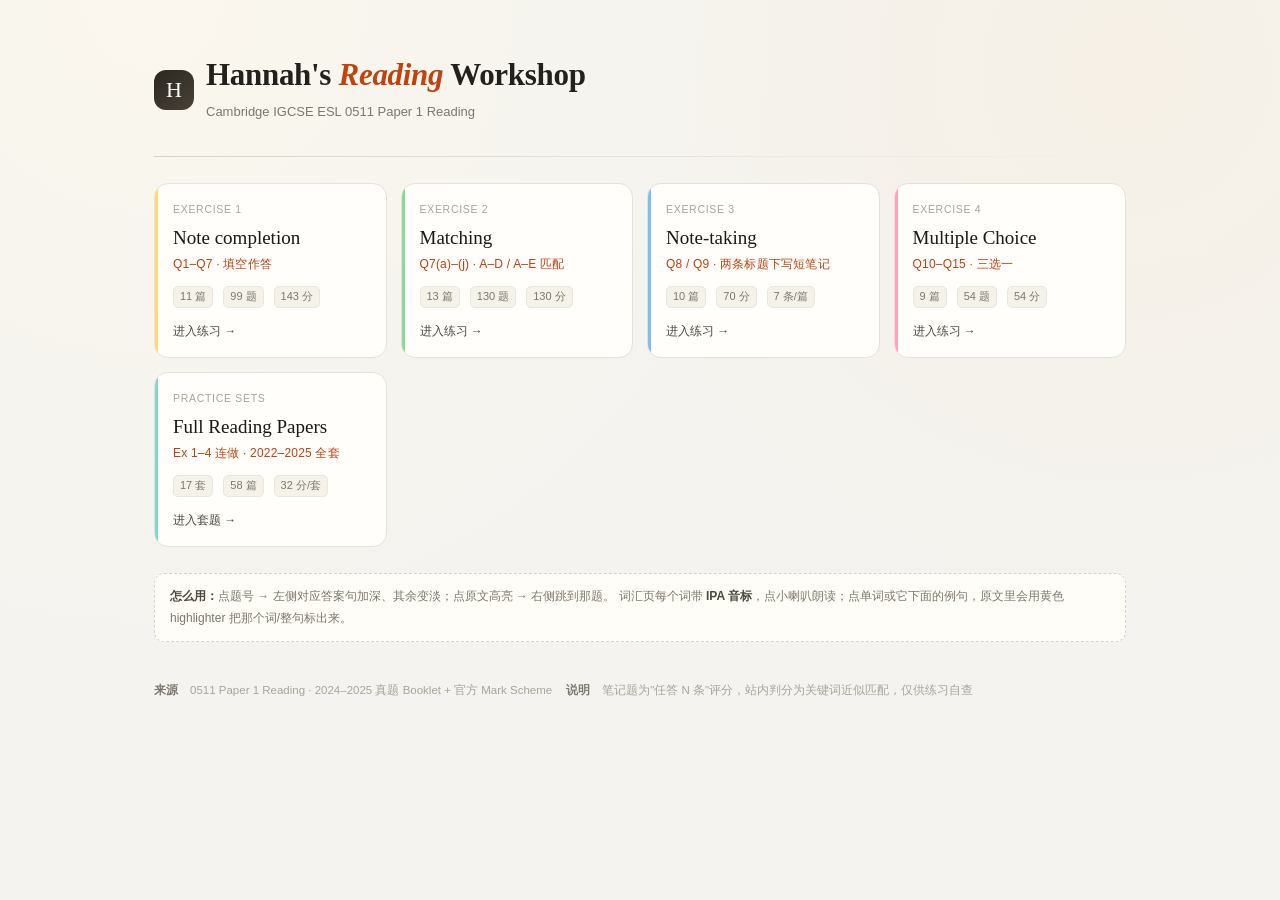
<file: index.html>
<!DOCTYPE html>
<html lang="zh-CN">
<head>
<meta charset="UTF-8">
<meta name="viewport" content="width=device-width, initial-scale=1.0">
<title>Hannah's Reading Workshop · 0511 阅读精讲</title>
<meta name="description" content="Cambridge IGCSE ESL 0511 Paper 1 Reading 真题精讲：Exercise 1–4，原文逐句彩色高亮、B2–C1 词汇（IPA + 发音）与长难句拆解。">
<link rel="icon" href="data:image/svg+xml,%3Csvg xmlns='http://www.w3.org/2000/svg' viewBox='0 0 32 32'%3E%3Crect width='32' height='32' rx='8' fill='%232b2721'/%3E%3Ctext x='16' y='23' font-family='Georgia,serif' font-size='19' fill='%23fff' text-anchor='middle'%3EH%3C/text%3E%3C/svg%3E">
<style>
  :root{
    --bg:#f4f3ef;--paper:#fffefb;--ink:#23211d;--ink-2:#4c483f;--ink-3:#7d786d;--ink-4:#a9a49a;
    --line:#e6e2d9;--line-2:#d8d3c8;--accent:#c2410c;
    --serif:"Iowan Old Style","Palatino Linotype",Palatino,Georgia,"Songti SC","Source Han Serif SC",serif;
    --font:-apple-system,BlinkMacSystemFont,"PingFang SC","Microsoft YaHei","Segoe UI",Roboto,"Helvetica Neue",Arial,sans-serif;
  }
  *{box-sizing:border-box}
  body{
    margin:0;background:var(--bg);color:var(--ink);font-family:var(--font);font-size:15px;line-height:1.6;
    -webkit-font-smoothing:antialiased;min-height:100vh;
    background-image:radial-gradient(circle at 12% 0%,#fbf7ee 0%,transparent 45%),radial-gradient(circle at 88% 8%,#f6f0e6 0%,transparent 40%);
  }
  .wrap{max-width:1020px;margin:0 auto;padding:56px 24px 70px}
  .brand{display:flex;align-items:center;gap:12px;margin-bottom:6px}
  .mark{
    width:40px;height:40px;border-radius:12px;display:grid;place-items:center;flex-shrink:0;
    background:linear-gradient(140deg,#2b2620,#4a4238);color:#fff;font-family:var(--serif);font-size:22px;
  }
  h1{font-family:var(--serif);font-size:31px;line-height:1.2;margin:0;letter-spacing:-.3px}
  h1 em{font-style:italic;color:var(--accent)}
  .sub{color:var(--ink-3);font-size:13px;margin:8px 0 0;max-width:640px;line-height:1.75}
  .rule{height:1px;background:linear-gradient(90deg,var(--line-2),transparent);margin:32px 0 26px}
  .grid{display:grid;grid-template-columns:repeat(auto-fit,minmax(228px,1fr));gap:14px}
  .card{
    display:flex;flex-direction:column;background:var(--paper);border:1px solid var(--line);
    border-radius:14px;padding:17px 18px 16px;text-decoration:none;color:inherit;
    transition:transform .16s ease,box-shadow .16s ease,border-color .16s ease;position:relative;overflow:hidden;
  }
  .card::before{content:"";position:absolute;left:0;top:0;bottom:0;width:3px;background:var(--c);opacity:.9}
  .card:hover{transform:translateY(-2px);border-color:#d3ccbe;box-shadow:0 10px 26px rgba(50,42,30,.09)}
  .tag{font-size:10.5px;letter-spacing:.7px;text-transform:uppercase;color:var(--ink-4)}
  .name{font-family:var(--serif);font-size:19px;margin:5px 0 2px;color:#1b1815}
  .task{font-size:12px;color:var(--accent);letter-spacing:.2px}
  .stats{display:flex;gap:10px;flex-wrap:wrap;margin-top:12px;font-size:11px;color:var(--ink-3)}
  .stats span{background:#f5f2ea;border:1px solid #ece7db;border-radius:5px;padding:1px 6px}
  .go{margin-top:14px;font-size:12px;color:var(--ink-2);display:flex;align-items:center;gap:5px}
  .card:hover .go{color:var(--accent)}
  .foot{margin-top:38px;display:flex;gap:14px;flex-wrap:wrap;font-size:11.5px;color:var(--ink-4);line-height:1.9}
  .foot b{color:var(--ink-3);font-weight:600}
  .hint{margin-top:26px;background:#fffdf7;border:1px dashed var(--line-2);border-radius:10px;padding:12px 15px;font-size:12px;color:var(--ink-3);line-height:1.8}
  .hint b{color:var(--ink-2)}
  @media (max-width:560px){
    .wrap{padding:34px 16px 50px}
    h1{font-size:24px}
    .grid{grid-template-columns:1fr}
  }
</style>
</head>
<body>
<div class="wrap">

  <div class="brand">
    <span class="mark">H</span>
    <div>
      <h1>Hannah's <em>Reading</em> Workshop</h1>
      <p class="sub">Cambridge IGCSE ESL 0511 Paper 1 Reading</p>
    </div>
  </div>

  <div class="rule"></div>

  <div class="grid">

    <a class="card" style="--c:#FFD666" href="https://cbydh7v78c-prog.github.io/hannahs-reading-workshop/">
      <span class="tag">Exercise 1</span>
      <div class="name">Note completion</div>
      <div class="task">Q1–Q7 · 填空作答</div>
      <div class="stats"><span>11 篇</span><span>99 题</span><span>143 分</span></div>
      <div class="go">进入练习 →</div>
    </a>

    <a class="card" style="--c:#7BD88F" href="https://cbydh7v78c-prog.github.io/hannahs-reading-workshop-ex2/">
      <span class="tag">Exercise 2</span>
      <div class="name">Matching</div>
      <div class="task">Q7(a)–(j) · A–D / A–E 匹配</div>
      <div class="stats"><span>13 篇</span><span>130 题</span><span>130 分</span></div>
      <div class="go">进入练习 →</div>
    </a>

    <a class="card" style="--c:#6FB6F2" href="ex3/index.html">
      <span class="tag">Exercise 3</span>
      <div class="name">Note-taking</div>
      <div class="task">Q8 / Q9 · 两条标题下写短笔记</div>
      <div class="stats"><span>10 篇</span><span>70 分</span><span>7 条/篇</span></div>
      <div class="go">进入练习 →</div>
    </a>

    <a class="card" style="--c:#FF9BB0" href="ex4/index.html">
      <span class="tag">Exercise 4</span>
      <div class="name">Multiple Choice</div>
      <div class="task">Q10–Q15 · 三选一</div>
      <div class="stats"><span>9 篇</span><span>54 题</span><span>54 分</span></div>
      <div class="go">进入练习 →</div>
    </a>

    <a class="card" style="--c:#71D6C7" href="https://cbydh7v78c-prog.github.io/hannahs-reading-workshop-practice/">
      <span class="tag">Practice Sets</span>
      <div class="name">Full Reading Papers</div>
      <div class="task">Ex 1–4 连做 · 2022–2025 全套</div>
      <div class="stats"><span>17 套</span><span>58 篇</span><span>32 分/套</span></div>
      <div class="go">进入套题 →</div>
    </a>

  </div>

  <div class="hint">
    <b>怎么用：</b>点题号 → 左侧对应答案句加深、其余变淡；点原文高亮 → 右侧跳到那题。
    词汇页每个词带 <b>IPA 音标</b>，点小喇叭朗读；点单词或它下面的例句，原文里会用黄色 highlighter 把那个词/整句标出来。
  </div>

  <div class="foot">
    <span><b>来源</b>　0511 Paper 1 Reading · 2024–2025 真题 Booklet + 官方 Mark Scheme</span>
    <span><b>说明</b>　笔记题为"任答 N 条"评分，站内判分为关键词近似匹配，仅供练习自查</span>
  </div>

</div>
</body>
</html>
</file>
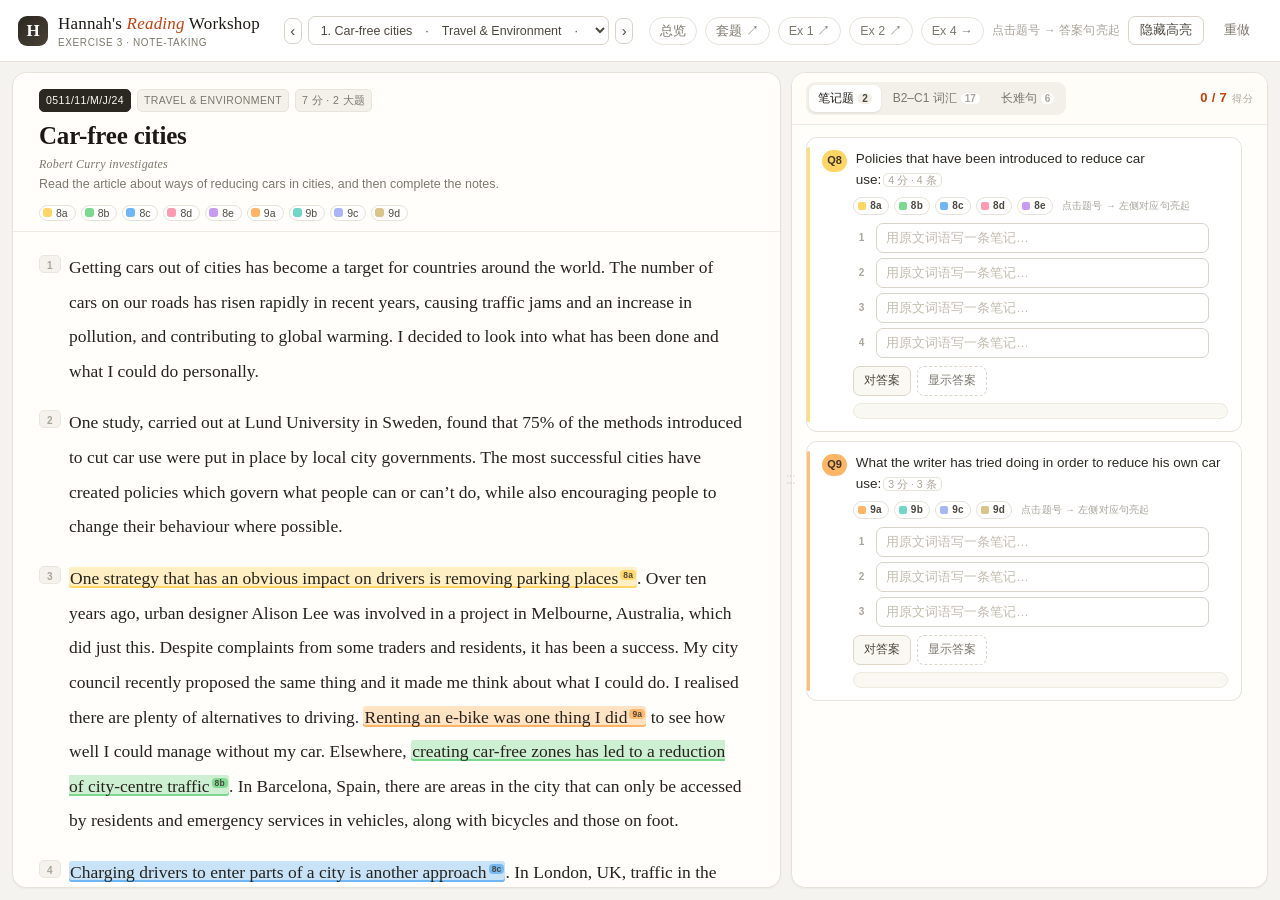
<file: ex3/index.html>
<!DOCTYPE html>
<html lang="zh-CN">
<head>
<meta charset="UTF-8">
<meta name="viewport" content="width=device-width, initial-scale=1.0">
<title>Hannah's Reading Workshop · Exercise 3 Note-taking</title>
<meta name="description" content="Cambridge IGCSE ESL 0511 Reading Exercise 3 Note-taking 真题精讲：原文逐句、笔记题答案句彩色高亮、B2–C1 词汇（含 IPA 与发音）与长难句拆解。">
<link rel="icon" href="data:image/svg+xml,%3Csvg xmlns='http://www.w3.org/2000/svg' viewBox='0 0 32 32'%3E%3Crect width='32' height='32' rx='8' fill='%232b2721'/%3E%3Ctext x='16' y='23' font-family='Georgia,serif' font-size='19' fill='%23fff' text-anchor='middle'%3EH%3C/text%3E%3C/svg%3E">
<link rel="stylesheet" href="../assets/style.css">
</head>
<body>

<!-- ============ 顶栏 ============ -->
<header class="hdr">
  <div class="brand">
    <span class="brand-mark">H</span>
    <span class="brand-txt">Hannah's <em>Reading</em> Workshop<span class="brand-sub">Exercise 3 · Note-taking</span></span>
  </div>

  <div class="hdr-mid">
    <button class="navbtn" id="prevP" title="上一篇">‹</button>
    <div class="picker">
      <select id="pSelect" aria-label="选择篇目"></select>
    </div>
    <button class="navbtn" id="nextP" title="下一篇">›</button>
  </div>

  <div class="hdr-right">
    <a class="xlink" href="../index.html" title="全部练习">总览</a>
    <a class="xlink" href="https://cbydh7v78c-prog.github.io/hannahs-reading-workshop-practice/" title="17 套完整阅读真题（Ex 1–4）">套题 ↗</a>
    <a class="xlink" href="https://cbydh7v78c-prog.github.io/hannahs-reading-workshop/" title="切换到 Exercise 1">Ex 1 ↗</a>
    <a class="xlink" href="https://cbydh7v78c-prog.github.io/hannahs-reading-workshop-ex2/" title="切换到 Exercise 2">Ex 2 ↗</a>
    <a class="xlink" href="../ex4/index.html" title="切换到 Exercise 4">Ex 4 →</a>
    <span class="tip">点击题号 → 答案句亮起</span>
    <button class="btn" id="btnToggle" title="切换答案句高亮">隐藏高亮</button>
    <button class="btn btn-ghost" id="btnReset" title="清空作答">重做</button>
  </div>
</header>

<!-- ============ 主体 ============ -->
<main class="workspace">

  <!-- 左：原文 -->
  <section class="pane pane-a" aria-label="原文">
    <div class="a-head">
      <div class="a-meta">
        <span class="chip chip-dark" id="metaPaper">—</span>
        <span class="chip" id="metaTopic">—</span>
        <span class="chip" id="metaMarks">—</span>
      </div>
      <h1 class="a-title" id="aTitle">—</h1>
      <p class="a-stand" id="aStand"></p>
      <p class="a-intro" id="aIntro"></p>
      <div class="a-tools">
        <span class="legend" id="legend"></span>
      </div>
    </div>
    <div class="a-scroll" id="aScroll">
      <article class="article" id="article"></article>
      <div class="a-end">— 文章结束 —</div>
    </div>
  </section>

  <div class="divider" aria-hidden="true"><span class="grip">⋮⋮</span></div>

  <!-- 右：题目 -->
  <section class="pane pane-b" aria-label="题目与讲解">
    <div class="b-head">
      <div class="tabs" id="tabs" role="tablist">
        <button class="tab is-on" data-tab="q" role="tab">笔记题 <b id="cQ">0</b></button>
        <button class="tab" data-tab="v" role="tab">B2–C1 词汇 <b id="cV">0</b></button>
        <button class="tab" data-tab="s" role="tab">长难句 <b id="cS">0</b></button>
      </div>
      <div class="score">
        <span id="scoreChip">0 / 7</span>
        <span class="score-lbl">得分</span>
      </div>
    </div>
    <div class="b-scroll" id="bScroll">
      <div class="tabbody" id="tabbody"></div>
    </div>
  </section>

</main>

<button class="fab" id="fabQ">跳到题目</button>
<div id="toast"></div>

<script>window.EX = { no: 3, type: 'note', label: 'Exercise 3 · Note-taking' };</script>
<script src="../data/ex3/p01.js"></script>
<script src="../data/ex3/p02.js"></script>
<script src="../data/ex3/p03.js"></script>
<script src="../data/ex3/p04.js"></script>
<script src="../data/ex3/p05.js"></script>
<script src="../data/ex3/p06.js"></script>
<script src="../data/ex3/p07.js"></script>
<script src="../data/ex3/p08.js"></script>
<script src="../data/ex3/p09.js"></script>
<script src="../data/ex3/p10.js"></script>
<script src="../assets/app.js"></script>
</body>
</html>
</file>
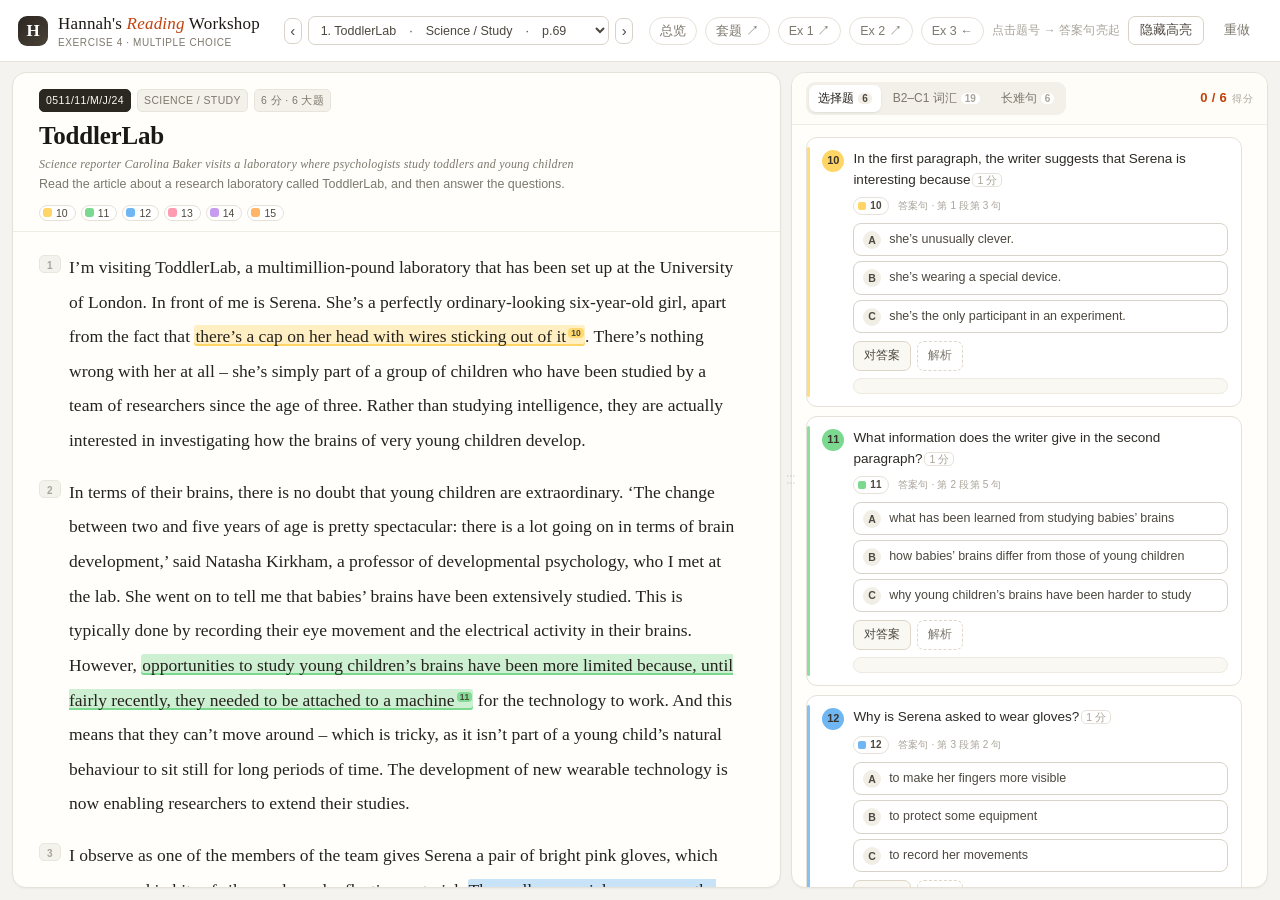
<file: ex4/index.html>
<!DOCTYPE html>
<html lang="zh-CN">
<head>
<meta charset="UTF-8">
<meta name="viewport" content="width=device-width, initial-scale=1.0">
<title>Hannah's Reading Workshop · Exercise 4 Multiple Choice</title>
<meta name="description" content="Cambridge IGCSE ESL 0511 Reading Exercise 4 Multiple Choice 真题精讲：原文逐句、选择题证据句彩色高亮、B2–C1 词汇（含 IPA 与发音）与长难句拆解。">
<link rel="icon" href="data:image/svg+xml,%3Csvg xmlns='http://www.w3.org/2000/svg' viewBox='0 0 32 32'%3E%3Crect width='32' height='32' rx='8' fill='%232b2721'/%3E%3Ctext x='16' y='23' font-family='Georgia,serif' font-size='19' fill='%23fff' text-anchor='middle'%3EH%3C/text%3E%3C/svg%3E">
<link rel="stylesheet" href="../assets/style.css">
</head>
<body>

<!-- ============ 顶栏 ============ -->
<header class="hdr">
  <div class="brand">
    <span class="brand-mark">H</span>
    <span class="brand-txt">Hannah's <em>Reading</em> Workshop<span class="brand-sub">Exercise 4 · Multiple Choice</span></span>
  </div>

  <div class="hdr-mid">
    <button class="navbtn" id="prevP" title="上一篇">‹</button>
    <div class="picker">
      <select id="pSelect" aria-label="选择篇目"></select>
    </div>
    <button class="navbtn" id="nextP" title="下一篇">›</button>
  </div>

  <div class="hdr-right">
    <a class="xlink" href="../index.html" title="全部练习">总览</a>
    <a class="xlink" href="https://cbydh7v78c-prog.github.io/hannahs-reading-workshop-practice/" title="17 套完整阅读真题（Ex 1–4）">套题 ↗</a>
    <a class="xlink" href="https://cbydh7v78c-prog.github.io/hannahs-reading-workshop/" title="切换到 Exercise 1">Ex 1 ↗</a>
    <a class="xlink" href="https://cbydh7v78c-prog.github.io/hannahs-reading-workshop-ex2/" title="切换到 Exercise 2">Ex 2 ↗</a>
    <a class="xlink" href="../ex3/index.html" title="切换到 Exercise 3">Ex 3 ←</a>
    <span class="tip">点击题号 → 答案句亮起</span>
    <button class="btn" id="btnToggle" title="切换答案句高亮">隐藏高亮</button>
    <button class="btn btn-ghost" id="btnReset" title="清空作答">重做</button>
  </div>
</header>

<!-- ============ 主体 ============ -->
<main class="workspace">

  <!-- 左：原文 -->
  <section class="pane pane-a" aria-label="原文">
    <div class="a-head">
      <div class="a-meta">
        <span class="chip chip-dark" id="metaPaper">—</span>
        <span class="chip" id="metaTopic">—</span>
        <span class="chip" id="metaMarks">—</span>
      </div>
      <h1 class="a-title" id="aTitle">—</h1>
      <p class="a-stand" id="aStand"></p>
      <p class="a-intro" id="aIntro"></p>
      <div class="a-tools">
        <span class="legend" id="legend"></span>
      </div>
    </div>
    <div class="a-scroll" id="aScroll">
      <article class="article" id="article"></article>
      <div class="a-end">— 文章结束 —</div>
    </div>
  </section>

  <div class="divider" aria-hidden="true"><span class="grip">⋮⋮</span></div>

  <!-- 右：题目 -->
  <section class="pane pane-b" aria-label="题目与讲解">
    <div class="b-head">
      <div class="tabs" id="tabs" role="tablist">
        <button class="tab is-on" data-tab="q" role="tab">选择题 <b id="cQ">0</b></button>
        <button class="tab" data-tab="v" role="tab">B2–C1 词汇 <b id="cV">0</b></button>
        <button class="tab" data-tab="s" role="tab">长难句 <b id="cS">0</b></button>
      </div>
      <div class="score">
        <span id="scoreChip">0 / 6</span>
        <span class="score-lbl">得分</span>
      </div>
    </div>
    <div class="b-scroll" id="bScroll">
      <div class="tabbody" id="tabbody"></div>
    </div>
  </section>

</main>

<button class="fab" id="fabQ">跳到题目</button>
<div id="toast"></div>

<script>window.EX = { no: 4, type: 'mcq', label: 'Exercise 4 · Multiple Choice' };</script>
<script src="../data/ex4/p01.js"></script>
<script src="../data/ex4/p02.js"></script>
<script src="../data/ex4/p03.js"></script>
<script src="../data/ex4/p04.js"></script>
<script src="../data/ex4/p05.js"></script>
<script src="../data/ex4/p06.js"></script>
<script src="../data/ex4/p07.js"></script>
<script src="../data/ex4/p08.js"></script>
<script src="../data/ex4/p09.js"></script>
<script src="../assets/app.js"></script>
</body>
</html>
</file>
<file: assets/style.css>
/* ============================================================
   Hannah's Reading Workshop — 样式表
   分栏：左原文（独立滚动）/ 右题目（独立滚动）
   ============================================================ */

/* ---------- 1. 变量 ---------- */
:root{
  --bg:#f4f3ef;
  --paper:#fffefb;
  --ink:#23211d;
  --ink-2:#4c483f;
  --ink-3:#7d786d;
  --ink-4:#a9a49a;
  --line:#e6e2d9;
  --line-2:#d8d3c8;
  --accent:#c2410c;
  --accent-soft:#fff1e8;
  --ok:#16794f;
  --ok-bg:#e8f6ee;
  --warn:#b45309;
  --warn-bg:#fff6e5;
  --radius:14px;
  --hdr-h:62px;
  --font:-apple-system,BlinkMacSystemFont,"PingFang SC","Microsoft YaHei","Segoe UI",Roboto,"Helvetica Neue",Arial,sans-serif;
  --serif:"Iowan Old Style","Palatino Linotype",Palatino,Georgia,"Songti SC","Source Han Serif SC",serif;
}

*{box-sizing:border-box}
html,body{height:100%}
body{
  margin:0;background:var(--bg);color:var(--ink);
  font-family:var(--font);font-size:15px;line-height:1.6;
  -webkit-font-smoothing:antialiased;overflow:hidden;
}
button{font-family:inherit;cursor:pointer}
em{font-style:normal}

/* ---------- 2. 顶栏 ---------- */
.hdr{
  height:var(--hdr-h);display:flex;align-items:center;gap:16px;
  padding:0 18px;background:#fff;border-bottom:1px solid var(--line);
  position:relative;z-index:20;
}
.brand{display:flex;align-items:center;gap:10px;flex-shrink:0}
.brand-mark{
  width:30px;height:30px;border-radius:9px;display:grid;place-items:center;
  background:linear-gradient(140deg,#2b2620,#4a4238);color:#fff;
  font-family:var(--serif);font-size:17px;font-weight:600;
}
.brand-txt{font-family:var(--serif);font-size:17px;letter-spacing:.2px;color:#1d1a16}
.brand-txt em{color:var(--accent);font-style:italic}

.hdr-mid{display:flex;align-items:center;gap:6px;margin-left:8px;min-width:0;flex:1}
.navbtn{
  width:26px;height:26px;border:1px solid var(--line-2);background:#fff;border-radius:7px;
  color:var(--ink-2);font-size:15px;line-height:1;display:grid;place-items:center;padding:0;
}
.navbtn:hover{background:#f7f6f2;border-color:#c9c3b6}
.picker{min-width:0;flex:0 1 460px}
.picker select{
  width:100%;height:29px;border:1px solid var(--line-2);border-radius:7px;background:#fff;
  color:var(--ink-2);font-size:12.5px;padding:0 8px;font-family:inherit;cursor:pointer;
}
.picker select:focus{outline:2px solid #f0d9c9;outline-offset:1px}

.hdr-right{display:flex;align-items:center;gap:8px;flex-shrink:0}
.tip{font-size:11.5px;color:var(--ink-4);letter-spacing:.2px}
.btn{
  height:29px;padding:0 11px;border-radius:7px;border:1px solid #d9d2c6;background:#fff;
  color:var(--ink-2);font-size:12.5px;white-space:nowrap;
}
.btn:hover{background:#f7f5f0;border-color:#c6bfb1}
.btn-ghost{border-color:transparent;background:transparent;color:var(--ink-3)}
.btn-ghost:hover{background:#f1efe9}
.btn.is-off{background:var(--accent-soft);border-color:#f0c9b2;color:#a53c07}

/* ---------- 3. 主布局 ---------- */
.workspace{
  height:calc(100vh - var(--hdr-h));
  display:grid;grid-template-columns:minmax(0,1fr) 10px minmax(0,0.62fr);
  gap:0;padding:10px 12px 12px;
}
.pane{
  background:var(--paper);border:1px solid var(--line);border-radius:var(--radius);
  display:flex;flex-direction:column;overflow:hidden;min-width:0;
  box-shadow:0 1px 2px rgba(40,35,25,.04);
}
.divider{display:grid;place-items:center;color:var(--ink-4);font-size:12px;user-select:none}
.grip{opacity:.35;writing-mode:vertical-rl;letter-spacing:1px}

/* ---------- 4. 左栏 ---------- */
.a-head{padding:16px 26px 10px;border-bottom:1px solid #efece4;flex-shrink:0}
.a-meta{display:flex;gap:6px;flex-wrap:wrap;margin-bottom:8px}
.chip{
  font-size:10.5px;letter-spacing:.4px;text-transform:uppercase;color:var(--ink-3);
  background:#f3f1ea;border:1px solid #e8e4d9;border-radius:5px;padding:2px 6px;white-space:nowrap;
}
.chip-dark{background:#2b2721;border-color:#2b2721;color:#fdfbf6}
.a-title{
  font-family:var(--serif);font-size:25px;line-height:1.25;margin:2px 0 4px;
  letter-spacing:-.2px;color:#1b1815;
}
.a-intro{margin:0;font-size:12.5px;color:var(--ink-3);line-height:1.65}
.a-tools{margin-top:10px;display:flex;align-items:center;gap:6px;flex-wrap:wrap}
.legend{display:flex;gap:5px;flex-wrap:wrap}
.lg{
  display:inline-flex;align-items:center;gap:4px;font-size:10.5px;color:var(--ink-2);
  border:1px solid var(--line);border-radius:20px;padding:1px 7px 1px 3px;background:#fff;
}
.lg i{width:9px;height:9px;border-radius:3px;display:block}
.lg:hover{border-color:#c9c3b6;background:#faf9f5}
.lg.is-on{border-color:#b9b2a4;box-shadow:0 0 0 2px #f1eee6}

/* 滚动区：独立滚动条 */
.a-scroll{
  flex:1;overflow-y:scroll;overflow-x:hidden;padding:18px 26px 40px;
  scrollbar-gutter:stable;
}
.a-scroll::-webkit-scrollbar{width:11px}
.a-scroll::-webkit-scrollbar-track{background:#f6f4ee;border-left:1px solid #ece8de}
.a-scroll::-webkit-scrollbar-thumb{
  background:#cfc8b9;border-radius:6px;border:2px solid #f6f4ee;
}
.a-scroll::-webkit-scrollbar-thumb:hover{background:#b3aa98}

.article{font-family:var(--serif);font-size:17.5px;line-height:1.98;color:#26231e}
.para{position:relative;margin:0 0 17px;padding-left:30px}
.para-no{
  position:absolute;left:0;top:5px;font-family:var(--font);font-size:10px;font-weight:600;
  color:var(--ink-4);background:#f4f2ec;border:1px solid #eae6dc;border-radius:5px;
  width:22px;height:18px;display:grid;place-items:center;letter-spacing:.2px;
}
.sent{position:relative}
.a-end{
  text-align:center;font-size:11px;color:var(--ink-4);letter-spacing:2px;
  margin-top:26px;font-family:var(--font);
}

/* 高亮短语 */
.hl{
  position:relative;cursor:pointer;border-radius:3px;padding:1px 1px 0;
  background:var(--bgc);box-shadow:inset 0 -2px 0 var(--line-c);
  transition:background .16s, box-shadow .16s;
}
.hl:hover{background:var(--bgc-2)}
.hl::after{
  content:attr(data-no);
  font-family:var(--font);font-size:8.5px;font-weight:700;letter-spacing:.2px;
  color:#3a352c;background:var(--line-c);
  border-radius:4px;padding:0 3px;margin-left:2px;vertical-align:6px;
  opacity:.9;
}
.a-scroll.no-hl .hl{background:transparent;box-shadow:none}
.a-scroll.no-hl .hl::after{display:none}
.a-scroll.is-focus .hl{background:var(--bgc-dim,rgba(160,155,145,.10));box-shadow:none}
.a-scroll.is-focus .hl::after{display:none}
.a-scroll.is-focus .hl.on::after{display:inline;opacity:1}
.a-scroll.is-focus .hl.on{background:var(--bgc-focus);box-shadow:inset 0 -2px 0 var(--line-c)}
.a-scroll.is-focus .hl.on::after{opacity:1}
.hl.flash{animation:flash 1.1s ease}
@keyframes flash{0%,100%{filter:none}35%{filter:brightness(.93) saturate(1.3)}}

/* ---------- 5. 右栏 ---------- */
.b-head{
  display:flex;align-items:center;justify-content:space-between;gap:10px;
  padding:9px 14px;border-bottom:1px solid #efece4;flex-shrink:0;background:#fffdf8;
}
.tabs{display:flex;gap:3px;background:#f2f0e9;padding:3px;border-radius:9px}
.tab{
  border:0;background:transparent;border-radius:7px;padding:5px 9px;font-size:12px;
  color:var(--ink-3);display:flex;align-items:center;gap:4px;white-space:nowrap;
}
.tab b{font-size:10px;font-weight:600;color:var(--ink-4);background:#fff;border-radius:9px;padding:0 4px}
.tab.is-on{background:#fff;color:var(--ink);box-shadow:0 1px 2px rgba(40,35,25,.09)}
.tab.is-on b{background:#f1eee6;color:var(--ink-2)}
.score{display:flex;align-items:baseline;gap:5px;flex-shrink:0}
#scoreChip{font-size:13px;font-weight:650;color:var(--accent);letter-spacing:.3px}
.score-lbl{font-size:10px;color:var(--ink-4);letter-spacing:.5px}

.b-scroll{flex:1;overflow-y:scroll;overflow-x:hidden;scrollbar-gutter:stable}
.b-scroll::-webkit-scrollbar{width:11px}
.b-scroll::-webkit-scrollbar-track{background:#f6f4ee;border-left:1px solid #ece8de}
.b-scroll::-webkit-scrollbar-thumb{background:#cfc8b9;border-radius:6px;border:2px solid #f6f4ee}
.b-scroll::-webkit-scrollbar-thumb:hover{background:#b3aa98}
.tabbody{padding:12px 14px 50px}

/* 题目卡片 */
.qcard{
  position:relative;background:#fff;border:1px solid var(--line);border-radius:11px;
  padding:11px 13px 12px 15px;margin-bottom:9px;transition:border-color .15s, box-shadow .15s;
  scroll-margin-top:8px;
}
.qcard::before{
  content:"";position:absolute;left:0;top:9px;bottom:9px;width:3px;border-radius:3px;
  background:var(--c);opacity:.85;
}
.qcard:hover{border-color:#d5cec1}
.qcard.is-active{border-color:var(--c);box-shadow:0 0 0 3px color-mix(in srgb,var(--c) 22%,transparent)}
.qhead{display:flex;align-items:flex-start;gap:9px;cursor:pointer}
.qno{
  flex-shrink:0;width:22px;height:22px;border-radius:50%;display:grid;place-items:center;
  font-size:11px;font-weight:700;color:#3a352c;background:var(--c);margin-top:1px;
}
.qstem{font-size:13.5px;line-height:1.55;color:#2d2a24;flex:1}
.qmarks{font-size:10.5px;color:var(--ink-4);border:1px solid var(--line);border-radius:5px;padding:0 4px;margin-left:2px;white-space:nowrap}

.qloc{
  display:flex;gap:5px;align-items:center;font-size:10.5px;color:var(--ink-4);
  margin:6px 0 0 31px;letter-spacing:.2px;
}
.qloc b{color:var(--ink-3);font-weight:600}

/* 作答区 */
.answer{margin:8px 0 0 31px;display:flex;gap:6px}
.answer input{
  flex:1;min-width:0;height:30px;border:1px solid var(--line-2);border-radius:7px;
  padding:0 9px;font-size:12.5px;font-family:var(--font);color:var(--ink);background:#fff;
}
.answer input::placeholder{color:#bdb7a9}
.answer input:focus{outline:none;border-color:#c6bda9;box-shadow:0 0 0 3px #f4f1e9}
.answer .checkbtn{
  height:30px;padding:0 10px;border-radius:7px;border:1px solid #ded7c9;background:#faf8f3;
  font-size:12px;color:var(--ink-2);white-space:nowrap;
}
.answer .checkbtn:hover{background:#f2efe6}
.answer .checkbtn.reveal{background:#fff;border-style:dashed;color:var(--ink-3)}

/* 结果 */
.keyline{
  margin:7px 0 0 31px;font-size:12px;line-height:1.6;color:var(--ink-2);
  background:#faf8f3;border:1px solid #efeae0;border-radius:8px;padding:7px 9px;
}
.keyline.good{background:var(--ok-bg);border-color:#c9e6d5;color:#0f5c3c}
.keyline.bad{background:var(--warn-bg);border-color:#f2dfba;color:#8a4b06}
.keyline .tag{font-weight:700;margin-right:4px}
.keyline .ans{font-weight:650;color:#1f3d2c;background:#fff;border-radius:4px;padding:0 3px}
.keyline.bad .ans{color:#7a3f00}
.checklist{margin:6px 0 0;padding:0;list-style:none;font-size:11.5px;line-height:1.6}
.checklist li{display:flex;gap:5px;padding:1px 0;color:var(--ink-3)}
.checklist li.hit{color:#0f5c3c}
.checklist li.hit::before{content:"✓";font-weight:700}
.checklist li.miss::before{content:"·";opacity:.5}
.checklist li.miss{opacity:.65}

/* 解析 */
.detail{display:none;margin:8px 0 0 31px;border-top:1px dashed #eae5da;padding-top:8px}
.qcard.is-active .detail{display:block}
.drow{display:grid;grid-template-columns:52px 1fr;gap:6px;padding:2px 0;font-size:12px;line-height:1.65}
.dlabel{color:var(--ink-4);font-size:10.5px;letter-spacing:.5px;padding-top:2px}
.dtext{color:var(--ink-2)}
.dtext .quote{
  background:#f6f3ea;border-left:2px solid var(--c);padding:1px 5px;border-radius:0 4px 4px 0;
  font-family:var(--serif);font-size:12.5px;display:inline;
}
.dtext .jump{
  font-size:10.5px;color:var(--accent);border:0;background:none;padding:0 0 0 4px;
  text-decoration:underline;text-underline-offset:2px;
}
.dtags{display:flex;gap:4px;flex-wrap:wrap;margin-top:3px}
.dtag{font-size:10.5px;color:var(--ink-3);background:#f4f1e8;border-radius:4px;padding:0 5px}

/* 词汇卡片 */
.vitem{
  display:flex;gap:9px;padding:9px 10px;border:1px solid var(--line);border-radius:9px;
  margin-bottom:7px;background:#fff;cursor:pointer;transition:border-color .15s,background .15s;
}
.vitem:hover{border-color:#d5cec1;background:#fdfcf8}
.vitem .lv{
  flex-shrink:0;width:26px;height:20px;border-radius:5px;display:grid;place-items:center;
  font-size:9.5px;font-weight:700;letter-spacing:.3px;
}
.lv.B2{background:#e8f1fd;color:#1d5fa8}
.lv.C1{background:#f5e9fb;color:#7b2fa8}
.lv.C2{background:#fdeaea;color:#a02121}
.vbody{flex:1;min-width:0}
.vword{font-size:13.5px;font-weight:650;color:#221f1a;font-family:var(--serif)}
.vword span{font-weight:400;font-size:11px;color:var(--ink-4);margin-left:5px;font-family:var(--font)}
.vcn{font-size:12px;color:var(--ink-2);margin-top:1px}
.vdef{font-size:11.5px;color:var(--ink-3);margin-top:2px;font-family:var(--serif);line-height:1.5}
.vcol{
  font-size:10.5px;color:#8a6b3d;margin-top:3px;background:#fdf8ec;
  border:1px solid #f2e8d2;border-radius:4px;padding:0 5px;display:inline-block;
}
.vsent{
  font-size:11.5px;color:var(--ink-3);margin-top:4px;line-height:1.55;
  border-left:2px solid #eee9dd;padding-left:7px;font-family:var(--serif);
}
.vsent mark{background:#fff3cd;color:inherit;padding:0 1px;border-radius:2px}

/* 长难句 */
.sx{border:1px solid var(--line);border-radius:10px;background:#fff;padding:11px 12px;margin-bottom:9px}
.sx-tags{display:flex;gap:4px;flex-wrap:wrap;margin-bottom:6px}
.sx-tag{font-size:10px;color:#5d5347;background:#f4f0e5;border:1px solid #ebe4d5;border-radius:4px;padding:0 5px}
.sx-en{font-family:var(--serif);font-size:13.5px;line-height:1.75;color:#26231e}
.sx-en b{font-weight:600;border-bottom:2px solid #f0dfa8;background:#fffaf0}
.sx-parts{margin:7px 0 0;padding:0;list-style:none;font-size:11.5px;line-height:1.7}
.sx-parts li{display:flex;gap:7px;padding:1px 0}
.sx-parts .r{color:var(--ink-4);width:64px;flex-shrink:0;font-size:10.5px;letter-spacing:.3px;padding-top:1px}
.sx-main{
  margin-top:6px;font-size:11.5px;line-height:1.6;color:#3d372e;
  background:#f6f3ea;border-radius:6px;padding:5px 8px;
}
.sx-main span,.sx-note span{
  font-size:9.5px;letter-spacing:1px;color:#fff;background:#a89b83;border-radius:3px;
  padding:1px 4px;margin-right:6px;vertical-align:1px;
}
.sx-cn{margin-top:6px;font-size:12px;color:var(--ink-2);background:#faf8f2;border-radius:6px;padding:6px 8px;line-height:1.7}
.sx-note{
  margin-top:6px;font-size:11.5px;line-height:1.65;color:#6b4a1f;
  background:#fdf6e9;border:1px solid #f1e4cb;border-radius:6px;padding:5px 8px;
}
.sx-note span{background:#c08a3e}

.empty{text-align:center;color:var(--ink-4);font-size:12.5px;padding:34px 10px;line-height:1.9}

/* 移动端按钮 */
.fab{
  position:fixed;right:14px;bottom:16px;border:0;border-radius:20px;padding:9px 15px;
  background:#2b2721;color:#fff;font-size:12.5px;box-shadow:0 6px 18px rgba(35,30,22,.28);
  display:none;z-index:30;
}

/* ---------- 6. 响应式 ---------- */
@media (max-width:1080px){
  .workspace{grid-template-columns:minmax(0,1fr) 8px minmax(0,0.75fr)}
  .article{font-size:17px}
  .a-head{padding:14px 20px 9px}
  .a-scroll{padding:16px 20px 40px}
}
@media (max-width:920px){
  body{overflow:auto}
  .hdr{flex-wrap:wrap;height:auto;padding:8px 12px;gap:8px;position:sticky;top:0}
  .brand-txt{font-size:15px}
  .picker{flex:1 1 100%}
  .hdr-right{width:100%;justify-content:flex-start;flex-wrap:wrap}
  .tip{display:none}
  .workspace{display:block;height:auto;padding:8px}
  .pane{height:auto;margin-bottom:10px}
  .divider{display:none}
  .pane-a .a-scroll{max-height:none;overflow:visible}
  .pane-b .b-scroll{max-height:none;overflow:visible}
  .a-head{padding:12px 14px 8px}
  .a-title{font-size:21px}
  .a-scroll{padding:14px 14px 20px}
  .article{font-size:16.5px;line-height:1.92}
  .para{padding-left:0;margin-bottom:15px}
  .para-no{position:static;display:inline-grid;margin-right:7px;vertical-align:2px;width:21px;height:17px}
  .tabbody{padding:10px 10px 40px}
  .qcard{padding:10px 10px 10px 13px}
  .answer,.keyline,.detail,.qloc{margin-left:0}
  .detail{padding-left:0}
  .fab{display:block}
  .b-head{position:sticky;top:0;z-index:5}
}
@media (max-width:520px){
  .brand-txt em{display:none}
  .qstem{font-size:13px}
  .drow{grid-template-columns:1fr;gap:1px}
  .dlabel{padding-top:0}
  .tab{padding:5px 7px;font-size:11.5px}
}

/* ============================================================
   Exercise 2 (Matching) 追加样式
   ============================================================ */

/* 顶栏副标题 */
.brand-sub{
  display:block;font-family:var(--font);font-size:10px;letter-spacing:.06em;
  text-transform:uppercase;color:var(--ink-3);margin-top:-2px;
}

/* 段落块 */
.sec{
  position:relative;margin:0 0 16px;padding:14px 0 2px;
  border-top:1px dashed var(--line-2);
}
.sec:first-of-type{border-top:0;padding-top:2px}
.sec-hd{display:flex;align-items:center;gap:8px;margin:0 0 7px;padding-left:2px}
.sec-key{
  width:23px;height:23px;border-radius:7px;display:grid;place-items:center;flex-shrink:0;
  background:#2b2620;color:#fff;font-family:var(--serif);font-size:13px;font-weight:600;
  letter-spacing:.02em;
}
.sec-name{
  font-family:var(--serif);font-size:14.5px;font-weight:600;color:#3b362e;letter-spacing:.01em;
}
.sec-tag{
  font-size:11px;color:var(--ink-3);background:#f4f1e9;border-radius:999px;
  padding:1px 7px;letter-spacing:.02em;
}
.sec .para{padding-left:0;margin-bottom:0}
.sec .para + .para{margin-top:9px}

/* 选项按钮 */
.answer{flex-wrap:wrap;align-items:center;gap:6px}
.letters{display:flex;gap:4px;margin-right:2px}
.ltn{
  width:29px;height:29px;border-radius:8px;border:1px solid var(--line-2);
  background:#fff;color:var(--ink-2);font-size:13px;font-weight:650;
  display:grid;place-items:center;padding:0;transition:all .13s;
}
.ltn:hover{border-color:#c3bcae;background:#f8f6f0}
.ltn.is-pick{
  background:#2b2620;border-color:#2b2620;color:#fff;
  box-shadow:0 2px 6px rgba(43,38,32,.22);
}

/* 解析里的引用句在段落模式下略窄 */
.sec + .sec{margin-top:12px}

/* 跨练习跳转链接 */
.xlink{
  font-size:12.5px;color:var(--ink-3);text-decoration:none;border:1px solid var(--line);
  border-radius:999px;padding:3px 10px;white-space:nowrap;transition:all .14s;
}
.xlink:hover{color:var(--accent);border-color:#f0cdb8;background:var(--accent-soft)}
@media (max-width:1023px){.xlink{display:none}}

/* ============================================================
   Exercise 3 (Note-taking) / Exercise 4 (Multiple Choice) 追加样式
   ============================================================ */

/* 顶栏副标题（若未定义） */
.brand-sub{
  display:block;font-family:var(--font);font-size:10px;letter-spacing:.06em;
  text-transform:uppercase;color:var(--ink-3);margin-top:-2px;font-weight:400;
}

/* 原文副题（作者 / 栏目） */
.a-stand{
  margin:2px 0 0;font-size:12px;color:var(--ink-3);font-style:italic;
  font-family:var(--serif);letter-spacing:.2px;
}

/* 题卡内的小图例 */
.lg2{
  display:inline-flex;align-items:center;gap:4px;font-size:10px;font-weight:600;
  color:#4c483f;background:#fff;border:1px solid var(--line);border-radius:20px;padding:0 6px 0 4px;
  letter-spacing:.3px;white-space:nowrap;
}
.lg2 i{width:8px;height:8px;border-radius:2px;background:var(--c);display:block}
.qhint{font-size:10px;color:var(--ink-4);margin-left:4px}
.qloc{flex-wrap:wrap}

/* ---- 笔记题 ---- */
.notes{margin:8px 0 0 31px;display:flex;flex-direction:column;gap:5px}
.nrow{display:flex;align-items:center;gap:6px}
.nidx{
  width:17px;flex-shrink:0;text-align:center;font-size:10px;color:var(--ink-4);
  font-weight:600;letter-spacing:.2px;
}
.nin{
  flex:1;min-width:0;height:30px;border:1px solid var(--line-2);border-radius:7px;
  padding:0 9px;font-size:12.5px;font-family:var(--font);color:var(--ink);background:#fff;
  transition:border-color .14s, box-shadow .14s, background .14s;
}
.nin::placeholder{color:#c2bcae}
.nin:focus{outline:none;border-color:#c6bda9;box-shadow:0 0 0 3px #f4f1e9}
.nin.ok{border-color:#a9d8be;background:#f3fbf6}
.nin.no{border-color:#eccfa8;background:#fff9ef}
.nmark{width:13px;font-size:12px;font-weight:700;flex-shrink:0}
.nmark.ok{color:var(--ok)}
.nmark.no{color:#c2740a}
.nrow.is-eg{align-items:flex-start}
.nrow.is-eg .neg{
  flex:1;font-size:12px;color:var(--ink-3);background:#f7f5ee;border:1px dashed var(--line-2);
  border-radius:7px;padding:5px 9px;line-height:1.5;font-family:var(--serif);
}
.nrow.is-eg .nidx{
  background:#eee9dc;border-radius:4px;color:var(--ink-3);height:17px;line-height:17px;
}

/* 可接受答案 */
.chips{display:flex;flex-wrap:wrap;gap:4px;margin-top:2px}
.achip{
  display:inline-flex;align-items:center;gap:4px;font-size:11px;line-height:1.5;
  color:var(--ink-2);background:#faf8f2;border:1px solid #eee9dd;border-radius:6px;padding:2px 6px 2px 3px;
}
.achip b{
  width:17px;height:15px;border-radius:3px;display:grid;place-items:center;
  font-size:9px;font-weight:700;color:#3a352c;flex-shrink:0;
}
.achip i{font-style:normal;color:var(--ink-4);font-size:10px}
.achip.hit{background:#eaf7f0;border-color:#bfe3cf;color:#0f5c3c}
.achip.hit::after{content:"✓";color:var(--ok);font-weight:700;font-size:10px}

/* ---- 选择题 ---- */
.opts{margin:8px 0 0 31px;display:flex;flex-direction:column;gap:5px}
.opt{
  display:flex;align-items:flex-start;gap:8px;text-align:left;width:100%;
  border:1px solid var(--line-2);background:#fff;border-radius:8px;padding:6px 9px;
  font-size:12.5px;line-height:1.55;color:var(--ink-2);font-family:var(--font);
  transition:border-color .13s, background .13s, color .13s;
}
.opt:hover{border-color:#c3bcae;background:#faf9f5}
.opt b{
  flex-shrink:0;width:18px;height:18px;border-radius:50%;display:grid;place-items:center;
  font-size:10.5px;font-weight:700;background:#f1eee6;color:var(--ink-2);margin-top:1px;
}
.opt.is-pick{background:#2b2620;border-color:#2b2620;color:#fff}
.opt.is-pick b{background:#fff;color:#2b2620}

/* ---- 词汇：IPA + 发音 ---- */
.vhead{display:flex;align-items:center;gap:0;flex-wrap:wrap}
.vword{
  font-size:14px;font-weight:650;color:#221f1a;font-family:var(--serif);
  background:none;border:0;padding:0;text-align:left;border-bottom:1px dotted #cfc7b6;
  line-height:1.35;
}
.vword:hover{color:var(--accent);border-bottom-color:#e8c3ad}
.ipa{
  font-family:"Charis SIL","Doulos SIL","Gentium Plus","Lucida Sans Unicode","Segoe UI",serif;
  font-size:11.5px;color:#8a6231;margin-left:7px;letter-spacing:.1px;white-space:nowrap;
}
.say{
  margin-left:5px;width:20px;height:20px;border-radius:6px;border:1px solid var(--line);
  background:#fff;color:#8a7f6c;display:grid;place-items:center;padding:0;flex-shrink:0;
  transition:all .14s;
}
.say:hover{color:#2b2620;border-color:#c9c3b6;background:#f8f6f0}
.say:active{transform:scale(.92)}
.vpos{font-size:10.5px;color:var(--ink-4);margin-left:6px}
.vsent{cursor:pointer;transition:background .14s,border-color .14s}
.vsent:hover{background:#fffdf3;border-left-color:#f0d79a}
.sx-top{display:flex;align-items:flex-start;justify-content:space-between;gap:8px}
.sx-jump{
  flex-shrink:0;font-size:10px;color:var(--ink-3);border:1px solid var(--line);
  background:#fff;border-radius:999px;padding:1px 7px;white-space:nowrap;
}
.sx-jump:hover{color:var(--accent);border-color:#f0cdb8;background:var(--accent-soft)}

/* ---- 定位聚光（highlighter） ---- */
mark.spot{
  background:linear-gradient(180deg,rgba(255,214,102,0) 18%,rgba(255,196,64,.62) 18%,rgba(255,196,64,.62) 96%,rgba(255,214,102,0) 96%);
  color:inherit;padding:0 1px;border-radius:2px;box-decoration-break:clone;
  box-shadow:0 0 0 2px rgba(255,196,64,.32);animation:spotIn .28s ease;
}
@keyframes spotIn{from{background-color:rgba(255,196,64,.9)}to{background-color:transparent}}
.sent.is-loc{
  background:linear-gradient(180deg,transparent 52%,rgba(255,205,80,.46) 52%,rgba(255,205,80,.46) 96%,transparent 96%);
  border-radius:2px;
}

/* ---- 轻提示 ---- */
#toast{
  position:fixed;left:50%;bottom:26px;transform:translate(-50%,10px);
  background:#2b2620;color:#fff;font-size:12px;padding:7px 14px;border-radius:20px;
  opacity:0;pointer-events:none;transition:opacity .2s,transform .2s;z-index:60;
  box-shadow:0 8px 22px rgba(35,30,22,.3);
}
#toast.on{opacity:1;transform:translate(-50%,0)}

@media (max-width:920px){
  .notes,.opts{margin-left:0}
  .nin{height:34px}
}

/* 两位数题号（10–15）用胶囊形，避免挤在圆形徽标里 */
.qno{
  width:auto;min-width:22px;padding:0 5px;border-radius:11px;
  font-variant-numeric:tabular-nums;
}

/* 笔记题：可接受答案区占满整行，避免被 52px 标签列挤压 */
.qcard.note .drow{grid-template-columns:1fr;gap:1px}
.qcard.note .dlabel{padding-top:0;margin-bottom:1px}
.qcard.note .dtext{font-size:11.8px}
.achip{max-width:100%}
.achip b{flex-shrink:0}
</file>
